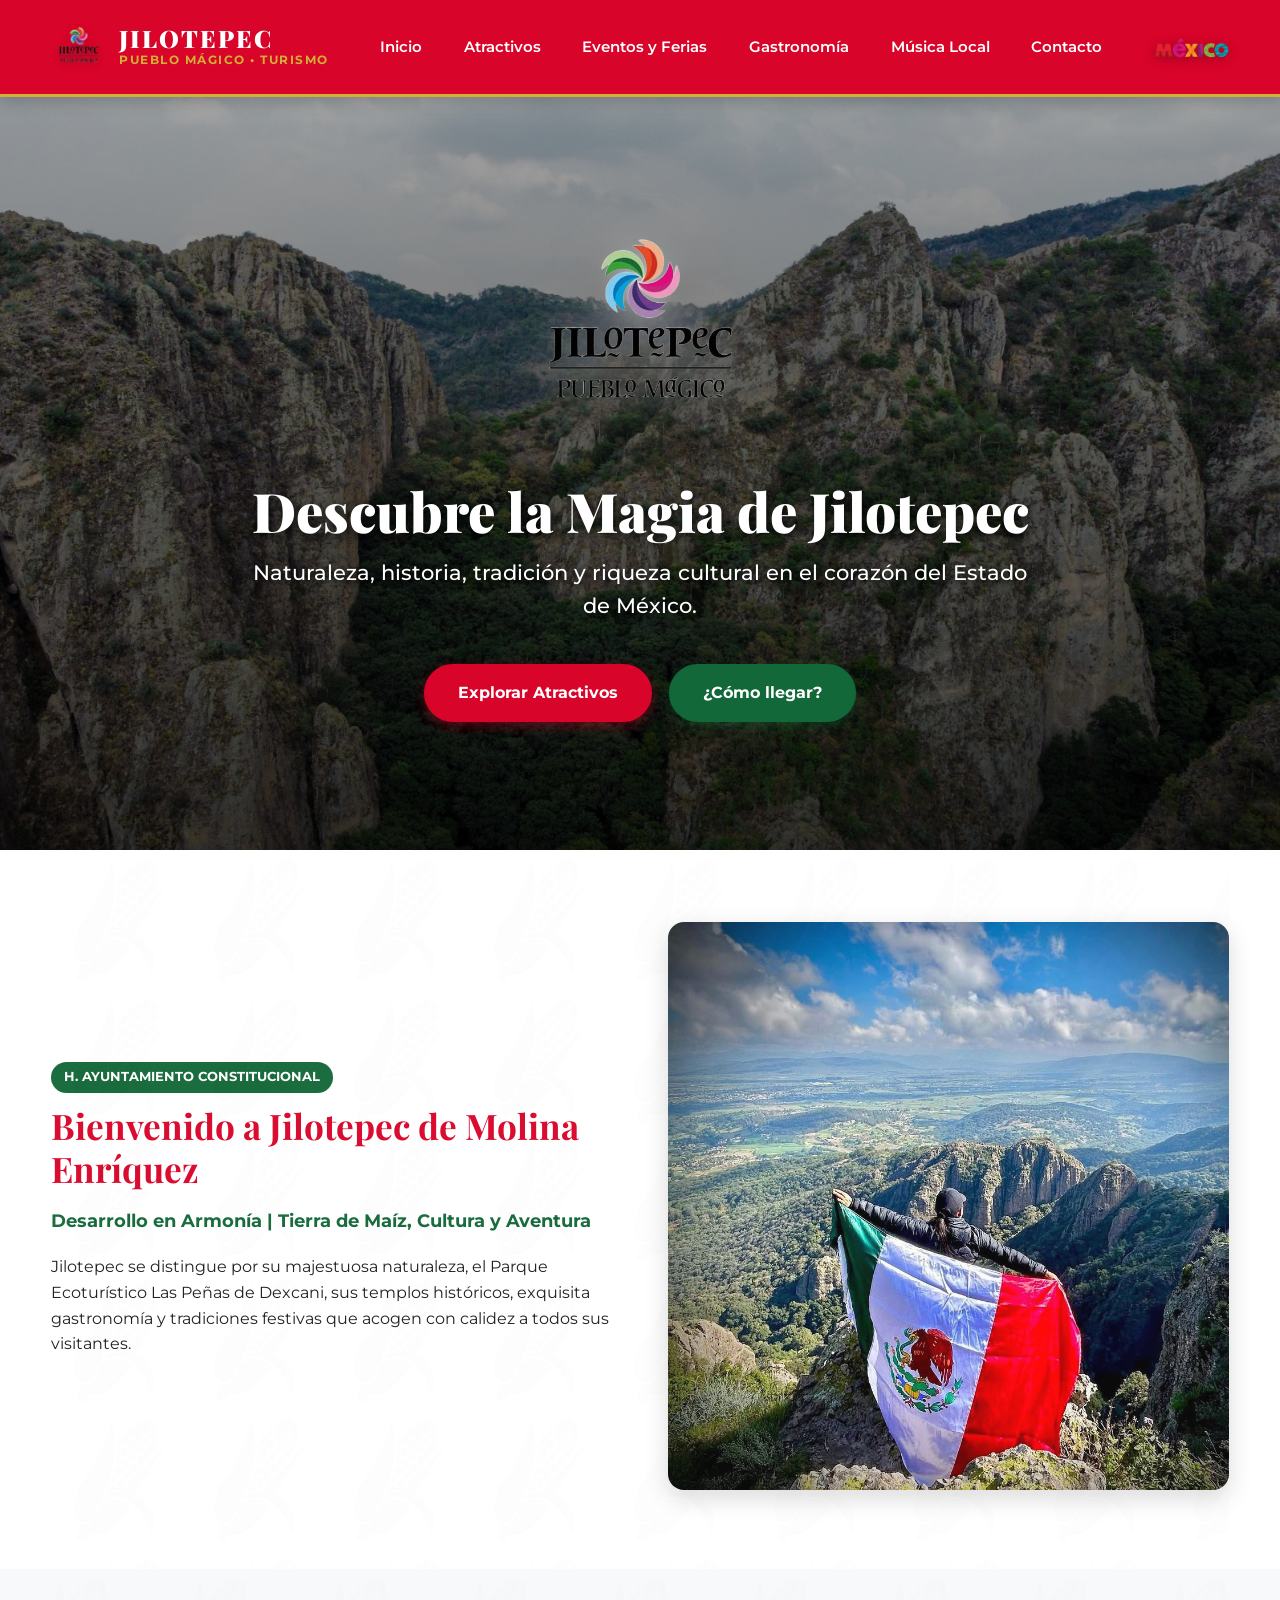
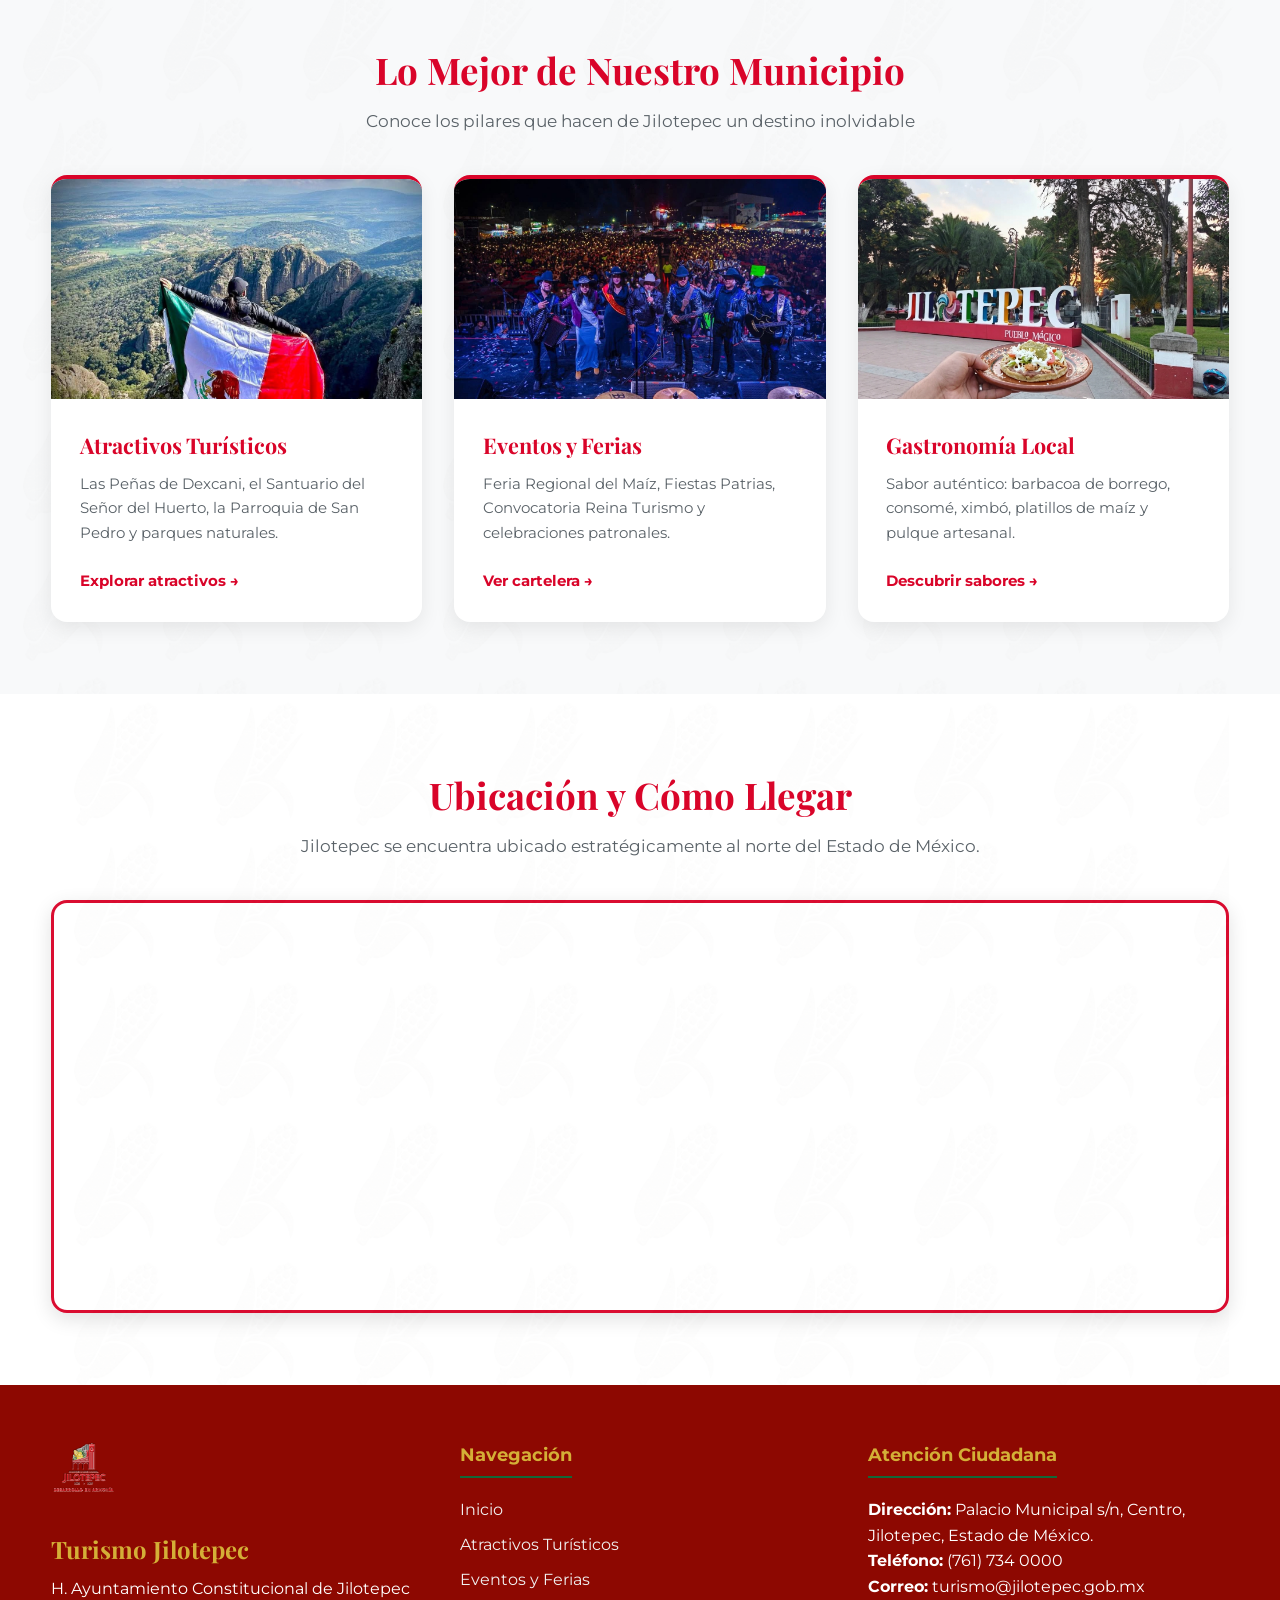
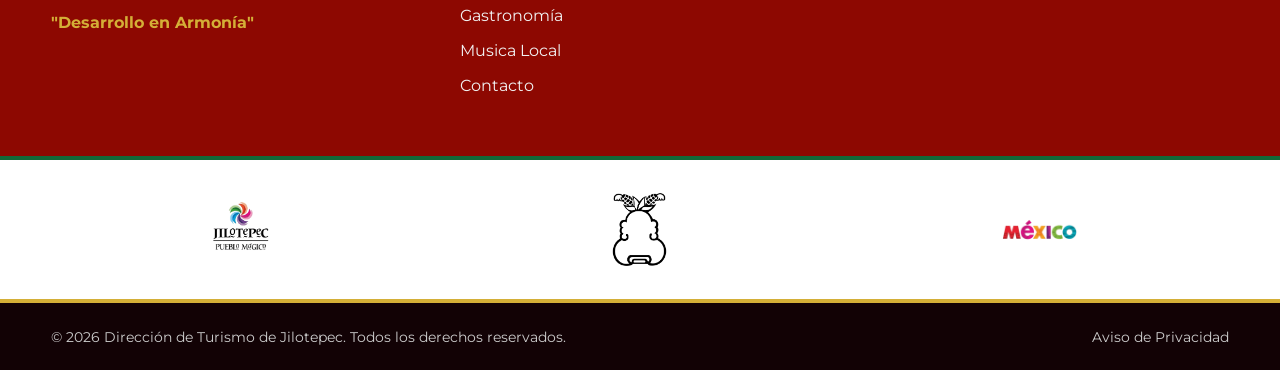
<file: index.html>
<!DOCTYPE html>
<html lang="es">
<head>
  <meta charset="UTF-8">
  <meta name="viewport" content="width=device-width, initial-scale=1.0">
  <link rel="icon" type="image/png" href="img/logo-pueblo-magico.png">
  <title>Turismo Jilotepec | Pueblo Mágico</title>

  <link rel="stylesheet" href="estilos.css?v=3">

  <link rel="preconnect" href="https://fonts.googleapis.com">
  <link rel="preconnect" href="https://fonts.gstatic.com" crossorigin>
  <link href="https://fonts.googleapis.com/css2?family=Montserrat:wght@400;600;700;800&family=Playfair+Display:wght@700;900&display=swap" rel="stylesheet">
</head>
<body>

  <header class="header">
    <div class="container header-container">
      <div class="brand-box">
        <img src="img/logo-pueblo-magico.png" alt="Jilotepec Pueblo Mágico" class="header-logo">
        <div class="brand-text">
          <span class="brand-title">JILOTEPEC</span>
          <span class="brand-sub">PUEBLO MÁGICO • TURISMO</span>
        </div>
      </div>

      <nav class="nav-menu">
        <a href="index.html" class="nav-link">Inicio</a>
        <a href="atractivos.html" class="nav-link">Atractivos</a>
        <a href="eventos.html" class="nav-link">Eventos y Ferias</a>
        <a href="gastronomia.html" class="nav-link">Gastronomía</a>
        <a href="musica.html" class="nav-link">Música Local</a>
        <a href="contacto.html" class="nav-link">Contacto</a>
      </nav>

      <div class="header-turismo-logos">
        <img src="img/logo-mexico.png" alt="Visita México" class="header-logo-mexico">
      </div>
    </div>
  </header>

  <section class="hero">
    <div class="hero-overlay"></div>
    <div class="hero-content container">
      <div class="hero-badge">
        <img src="img/logo-pueblo-magico.png" alt="Jilotepec Pueblo Mágico" class="hero-pm-logo">
      </div>

      <h1>Descubre la Magia de Jilotepec</h1>
      <p>Naturaleza, historia, tradición y riqueza cultural en el corazón del Estado de México.</p>
      
      <div class="hero-buttons">
        <a href="atractivos.html" class="btn btn-primary">Explorar Atractivos</a>
        <a href="#mapa" class="btn btn-secondary">¿Cómo llegar?</a>
      </div>
    </div>
  </section>

  <section class="seccion container">
    <div class="bienvenida-grid">
      <div class="bienvenida-texto">
        <span class="badge-tag">H. Ayuntamiento Constitucional</span>
        <h2>Bienvenido a Jilotepec de Molina Enríquez</h2>
        <p class="destacado">Desarrollo en Armonía | Tierra de Maíz, Cultura y Aventura</p>
        <p>Jilotepec se distingue por su majestuosa naturaleza, el Parque Ecoturístico Las Peñas de Dexcani, sus templos históricos, exquisita gastronomía y tradiciones festivas que acogen con calidez a todos sus visitantes.</p>
      </div>
      <div class="bienvenida-imagen">
        <img src="img/Las_peñas_de_Jilotepec,_Forever_Mexico!.jpg" alt="Vista Panorámica Jilotepec">
      </div>
    </div>
  </section>

  <section class="seccion bg-gris">
    <div class="container">
      <h2 class="titulo-seccion">Lo Mejor de Nuestro Municipio</h2>
      <p class="subtitulo-seccion">Conoce los pilares que hacen de Jilotepec un destino inolvidable</p>
      
      <div class="cards-grid">
        <article class="card">
          <img src="img/Las_peñas_de_Jilotepec,_Forever_Mexico!.jpg" alt="Atractivos Turísticos">
          <div class="card-body">
            <h3>Atractivos Turísticos</h3>
            <p>Las Peñas de Dexcani, el Santuario del Señor del Huerto, la Parroquia de San Pedro y parques naturales.</p>
            <a href="atractivos.html" class="card-link">Explorar atractivos &rarr;</a>
          </div>
        </article>

        <article class="card">
          <img src="img/597060663_1313341990593897_3416485337179769456_n.jpg" alt="Eventos y Ferias">
          <div class="card-body">
            <h3>Eventos y Ferias</h3>
            <p>Feria Regional del Maíz, Fiestas Patrias, Convocatoria Reina Turismo y celebraciones patronales.</p>
            <a href="eventos.html" class="card-link">Ver cartelera &rarr;</a>
          </div>
        </article>

        <article class="card">
          <img src="img/images (1).jpg" alt="Gastronomía Local">
          <div class="card-body">
            <h3>Gastronomía Local</h3>
            <p>Sabor auténtico: barbacoa de borrego, consomé, ximbó, platillos de maíz y pulque artesanal.</p>
            <a href="gastronomia.html" class="card-link">Descubrir sabores &rarr;</a>
          </div>
        </article>
      </div>
    </div>
  </section>

  <section id="mapa" class="seccion container">
    <h2 class="titulo-seccion">Ubicación y Cómo Llegar</h2>
    <p class="subtitulo-seccion">Jilotepec se encuentra ubicado estratégicamente al norte del Estado de México.</p>
    <div class="mapa-wrapper">
      <iframe 
        src="https://www.google.com/maps/embed?pb=!1m18!1m12!1m3!1d30009.601550275815!2d-99.54924744216792!3d19.9538356391458!2m3!1f0!2f0!3f0!3m2!1i1024!2i768!4f13.1!3m3!1m2!1s0x85d233e721d7b325%3A0xa1936c2e3dd7db8!2sJilotepec%20de%20Molina%20Enr%C3%ADquez%2C%20M%C3%A9x.!5e0!3m2!1ses-419!2smx!4v1700000000000!5m2!1ses-419!2smx" 
        width="100%" 
        height="400" 
        style="border:0;" 
        allowfullscreen="" 
        loading="lazy">
      </iframe>
    </div>
  </section>

  <footer class="footer">
    <div class="container footer-grid">
      <div class="footer-col">
        <img src="img/logo-gobierno.jpg" alt="Gobierno Jilotepec" class="footer-logo">
        <h3>Turismo Jilotepec</h3>
        <p>H. Ayuntamiento Constitucional de Jilotepec</p>
        <p class="slogan-footer">"Desarrollo en Armonía"</p>
      </div>

      <div class="footer-col">
        <h4>Navegación</h4>
        <ul>
          <li><a href="index.html">Inicio</a></li>
          <li><a href="atractivos.html">Atractivos Turísticos</a></li>
          <li><a href="eventos.html">Eventos y Ferias</a></li>
          <li><a href="gastronomia.html">Gastronomía</a></li>
          <li><a href="musica.html">Musica Local</a></li>
          <li><a href="contacto.html">Contacto</a></li>
        </ul>
      </div>

      <div class="footer-col">
        <h4>Atención Ciudadana</h4>
        <p><strong>Dirección:</strong> Palacio Municipal s/n, Centro, Jilotepec, Estado de México.</p>
        <p><strong>Teléfono:</strong> (761) 734 0000</p>
        <p><strong>Correo:</strong> turismo@jilotepec.gob.mx</p>
      </div>
    </div>

    <div class="footer-brand-banner">
      <div class="container footer-brand-flex">
        <img src="img/logo-pueblo-magico.png" alt="Pueblo Mágico" class="banner-logo">
        <img src="img/logo-municipio.png" alt="Municipio" class="banner-logo">
        <img src="img/logo-mexico.png" alt="Visita México" class="banner-logo">
      </div>
    </div>

    <div class="footer-bottom">
      <div class="container footer-bottom-flex">
        <p>&copy; 2026 Dirección de Turismo de Jilotepec. Todos los derechos reservados.</p>
        <div class="footer-legal">
          <a href="#">Aviso de Privacidad</a>
        </div>
      </div>
    </div>
  </footer>

  <script>
    let ultimoScroll = 0;
    const header = document.querySelector('.header');

    window.addEventListener('scroll', () => {
      const scrollActual = window.pageYOffset || document.documentElement.scrollTop;

      if (scrollActual > ultimoScroll && scrollActual > 100) {
        header.classList.add('header-oculto');
      } else {
        header.classList.remove('header-oculto');
      }
      ultimoScroll = scrollActual <= 0 ? 0 : scrollActual;
    });
  </script>

</body>
</html>
</file>
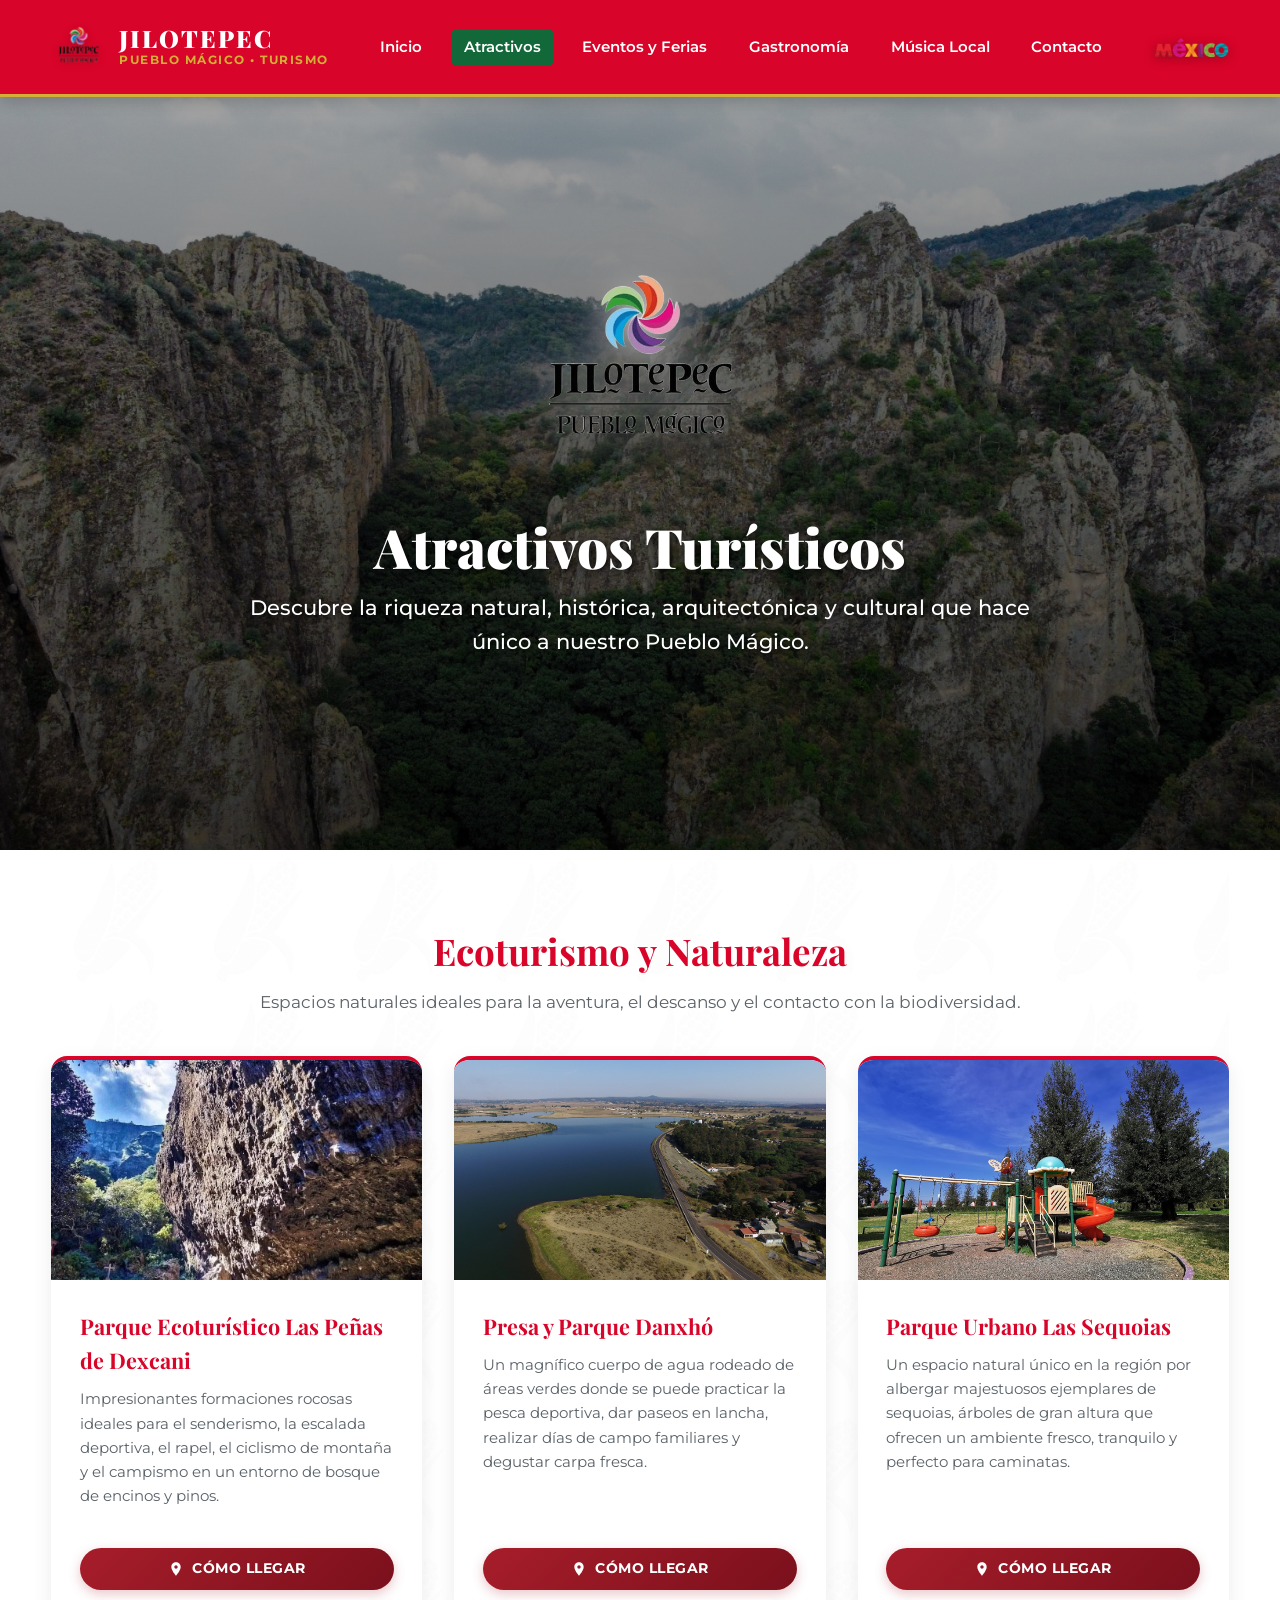
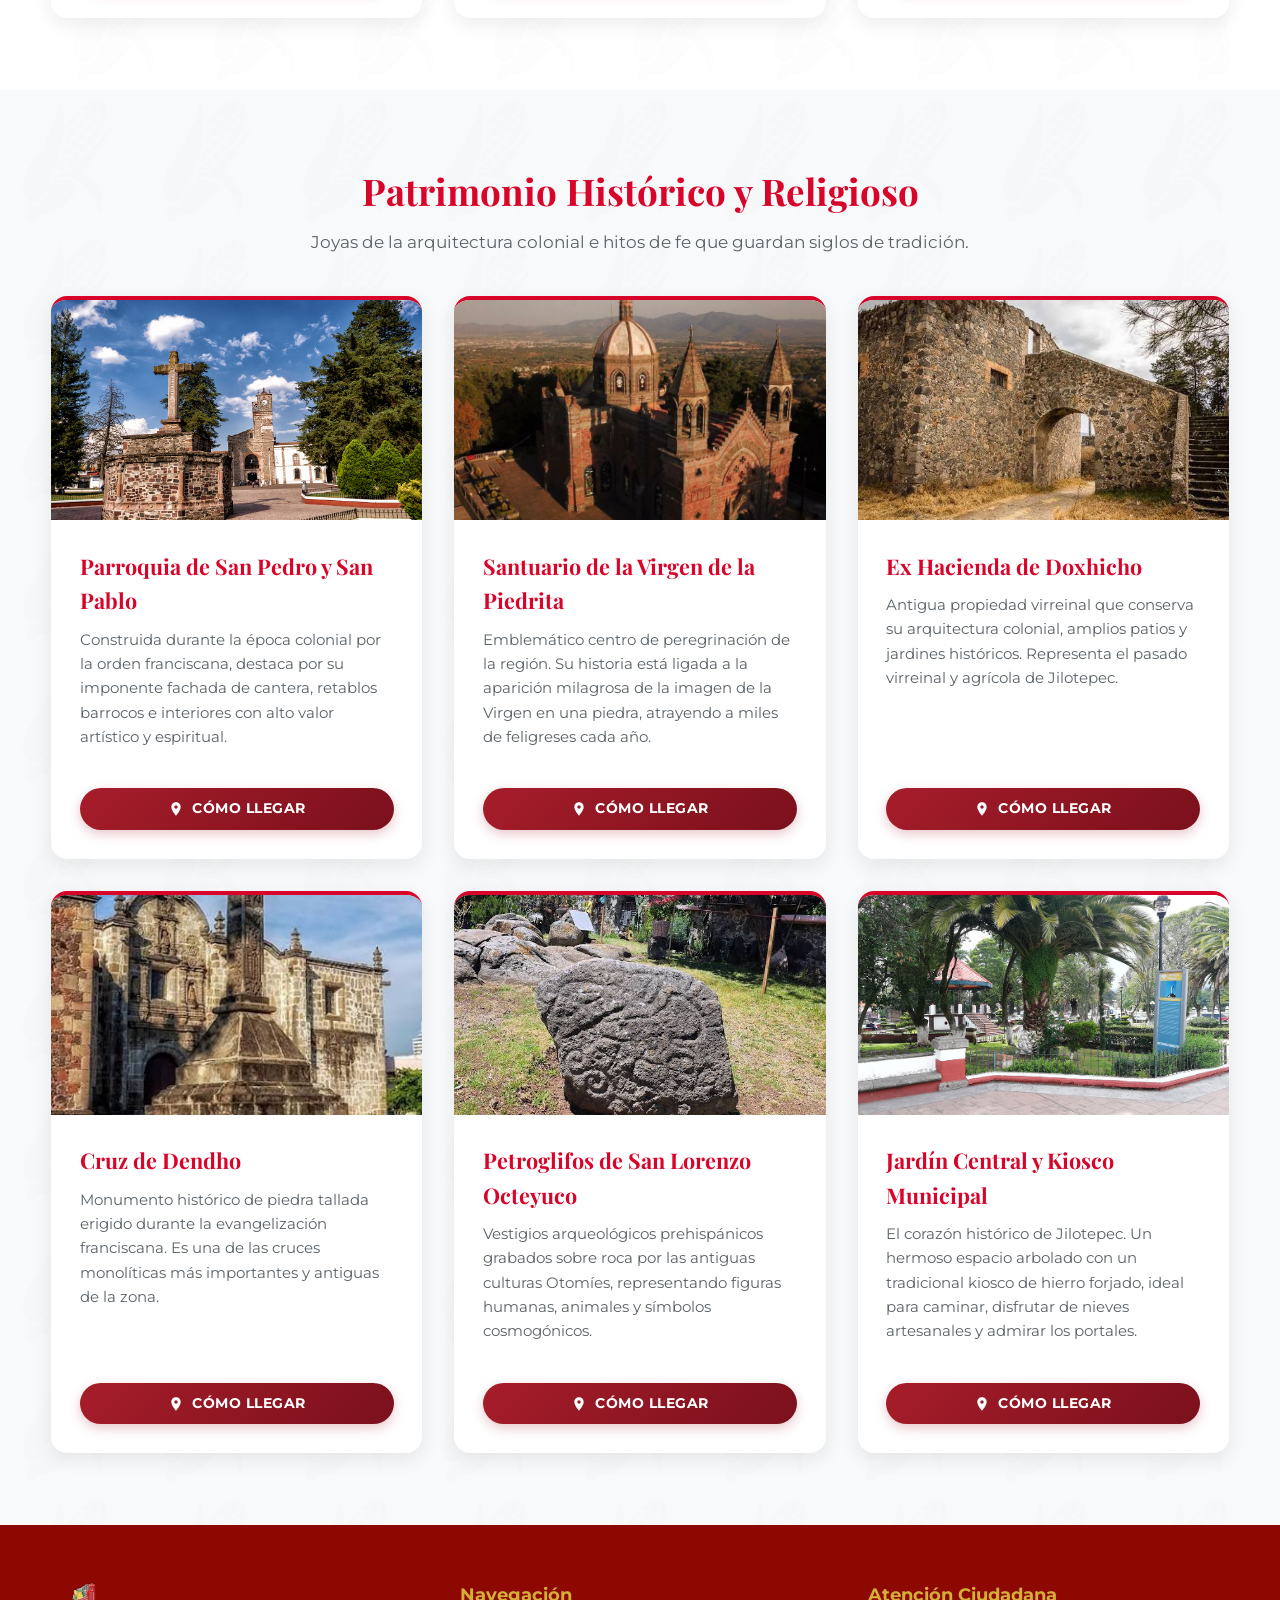
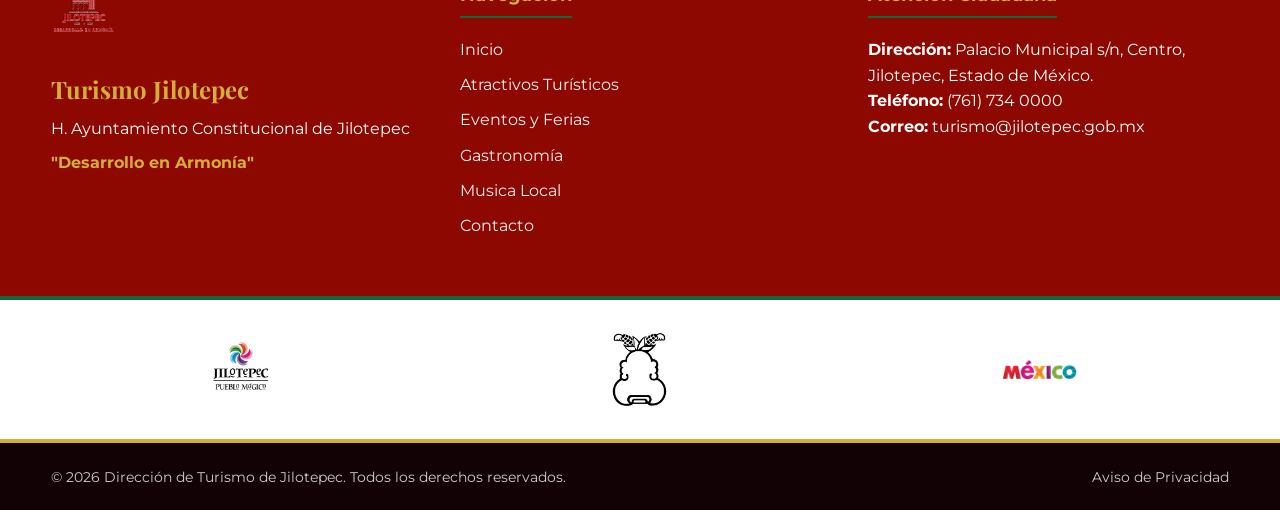
<file: atractivos.html>
<!DOCTYPE html>
<html lang="es">
<head>
  <meta charset="UTF-8">
  <meta name="viewport" content="width=device-width, initial-scale=1.0">
  <title>Atractivos Turísticos | Turismo Jilotepec</title>
  <link rel="icon" type="image/png" href="img/logo-pueblo-magico.png">
  <link rel="stylesheet" href="estilos.css?v=3">
  <link rel="preconnect" href="https://fonts.googleapis.com">
  <link rel="preconnect" href="https://fonts.gstatic.com" crossorigin>
  <link href="https://fonts.googleapis.com/css2?family=Montserrat:wght@400;600;700;800&family=Playfair+Display:wght@700;900&display=swap" rel="stylesheet">
  <style>
    .btn-maps {
      display: inline-flex;
      align-items: center;
      justify-content: center;
      gap: 8px;
      margin-top: 15px;
      padding: 10px 20px;
      background: linear-gradient(135deg, #a71d2a 0%, #7a101c 100%);
      color: #ffffff !important;
      font-family: 'Montserrat', sans-serif;
      font-size: 0.85rem;
      font-weight: 700;
      text-transform: uppercase;
      letter-spacing: 0.5px;
      border-radius: 50px;
      text-decoration: none;
      box-shadow: 0 4px 12px rgba(167, 29, 42, 0.25);
      transition: all 0.3s ease;
      width: 100%;
      text-align: center;
      box-sizing: border-box;
    }

    .btn-maps:hover {
      background: linear-gradient(135deg, #c82333 0%, #8b1220 100%);
      transform: translateY(-2px);
      box-shadow: 0 6px 16px rgba(167, 29, 42, 0.38);
      color: #ffffff !important;
    }

    .btn-maps svg {
      width: 16px;
      height: 16px;
      fill: currentColor;
    }
  </style>
</head>
<body>

  <header class="header">
    <div class="container header-container">
      <div class="brand-box">
        <img src="img/logo-pueblo-magico.png" alt="Jilotepec Pueblo Mágico" class="header-logo">
        <div class="brand-text">
          <span class="brand-title">JILOTEPEC</span>
          <span class="brand-sub">PUEBLO MÁGICO • TURISMO</span>
        </div>
      </div>

      <nav class="nav-menu">
        <a href="index.html" class="nav-link">Inicio</a>
        <a href="atractivos.html" class="nav-link active">Atractivos</a>
        <a href="eventos.html" class="nav-link">Eventos y Ferias</a>
        <a href="gastronomia.html" class="nav-link">Gastronomía</a>
        <a href="musica.html" class="nav-link">Música Local</a>
        <a href="contacto.html" class="nav-link">Contacto</a>
      </nav>

      <div class="header-turismo-logos">
        <img src="img/logo-mexico.png" alt="Visita México" class="header-logo-mexico">
      </div>
    </div>
  </header>

  <section class="hero">
    <div class="hero-overlay"></div>
    <div class="hero-content container">
      <div class="hero-badge">
        <img src="img/logo-pueblo-magico.png" alt="Jilotepec Pueblo Mágico" class="hero-pm-logo">
      </div>
      <h1>Atractivos Turísticos</h1>
      <p>Descubre la riqueza natural, histórica, arquitectónica y cultural que hace único a nuestro Pueblo Mágico.</p>
    </div>
  </section>

  <section class="seccion container">
    <h2 class="titulo-seccion">Ecoturismo y Naturaleza</h2>
    <p class="subtitulo-seccion">Espacios naturales ideales para la aventura, el descanso y el contacto con la biodiversidad.</p>

    <div class="cards-grid">
      <article class="card">
        <img src="img/penas-dexcani.jpg" alt="Parque Ecoturístico Las Peñas de Dexcani">
        <div class="card-body">
          <h3>Parque Ecoturístico Las Peñas de Dexcani</h3>
          <p>Impresionantes formaciones rocosas ideales para el senderismo, la escalada deportiva, el rapel, el ciclismo de montaña y el campismo en un entorno de bosque de encinos y pinos.</p>
          <a href="https://www.google.com/maps/search/?api=1&query=Parque+Ecoturistico+Las+Penas+de+Dexcani+Jilotepec" target="_blank" rel="noopener noreferrer" class="btn-maps">
            <svg viewBox="0 0 24 24"><path d="M12 2C8.13 2 5 5.13 5 9c0 5.25 7 13 7 13s7-7.75 7-13c0-3.87-3.13-7-7-7zm0 9.5c-1.38 0-2.5-1.12-2.5-2.5s1.12-2.5 2.5-2.5 2.5 1.12 2.5 2.5-1.12 2.5-2.5 2.5z"/></svg>
            Cómo llegar
          </a>
        </div>
      </article>

      <article class="card">
        <img src="img/presa-danxho.jpg" alt="Presa y Parque Danxhó">
        <div class="card-body">
          <h3>Presa y Parque Danxhó</h3>
          <p>Un magnífico cuerpo de agua rodeado de áreas verdes donde se puede practicar la pesca deportiva, dar paseos en lancha, realizar días de campo familiares y degustar carpa fresca.</p>
          <a href="https://www.google.com/maps/search/?api=1&query=Presa+Danxho+Jilotepec" target="_blank" rel="noopener noreferrer" class="btn-maps">
            <svg viewBox="0 0 24 24"><path d="M12 2C8.13 2 5 5.13 5 9c0 5.25 7 13 7 13s7-7.75 7-13c0-3.87-3.13-7-7-7zm0 9.5c-1.38 0-2.5-1.12-2.5-2.5s1.12-2.5 2.5-2.5 2.5 1.12 2.5 2.5-1.12 2.5-2.5 2.5z"/></svg>
            Cómo llegar
          </a>
        </div>
      </article>

      <article class="card">
        <img src="img/parque-sequoias.jpg" alt="Parque Urbano Las Sequoias">
        <div class="card-body">
          <h3>Parque Urbano Las Sequoias</h3>
          <p>Un espacio natural único en la región por albergar majestuosos ejemplares de sequoias, árboles de gran altura que ofrecen un ambiente fresco, tranquilo y perfecto para caminatas.</p>
          <a href="https://www.google.com/maps/search/?api=1&query=Parque+Urbano+Las+Sequoias+Jilotepec" target="_blank" rel="noopener noreferrer" class="btn-maps">
            <svg viewBox="0 0 24 24"><path d="M12 2C8.13 2 5 5.13 5 9c0 5.25 7 13 7 13s7-7.75 7-13c0-3.87-3.13-7-7-7zm0 9.5c-1.38 0-2.5-1.12-2.5-2.5s1.12-2.5 2.5-2.5 2.5 1.12 2.5 2.5-1.12 2.5-2.5 2.5z"/></svg>
            Cómo llegar
          </a>
        </div>
      </article>
    </div>
  </section>

  <section class="seccion bg-gris">
    <div class="container">
      <h2 class="titulo-seccion">Patrimonio Histórico y Religioso</h2>
      <p class="subtitulo-seccion">Joyas de la arquitectura colonial e hitos de fe que guardan siglos de tradición.</p>

      <div class="cards-grid">
        <article class="card">
          <img src="img/parroquia-san-pedro.jpg" alt="Parroquia de San Pedro y San Pablo">
          <div class="card-body">
            <h3>Parroquia de San Pedro y San Pablo</h3>
            <p>Construida durante la época colonial por la orden franciscana, destaca por su imponente fachada de cantera, retablos barrocos e interiores con alto valor artístico y espiritual.</p>
            <a href="https://www.google.com/maps/search/?api=1&query=Parroquia+de+San+Pedro+y+San+Pablo+Jilotepec" target="_blank" rel="noopener noreferrer" class="btn-maps">
              <svg viewBox="0 0 24 24"><path d="M12 2C8.13 2 5 5.13 5 9c0 5.25 7 13 7 13s7-7.75 7-13c0-3.87-3.13-7-7-7zm0 9.5c-1.38 0-2.5-1.12-2.5-2.5s1.12-2.5 2.5-2.5 2.5 1.12 2.5 2.5-1.12 2.5-2.5 2.5z"/></svg>
              Cómo llegar
            </a>
          </div>
        </article>

        <article class="card">
          <img src="img/santuario-piedrita.jpg" alt="Santuario Diocesano de la Virgen de la Piedrita">
          <div class="card-body">
            <h3>Santuario de la Virgen de la Piedrita</h3>
            <p>Emblemático centro de peregrinación de la región. Su historia está ligada a la aparición milagrosa de la imagen de la Virgen en una piedra, atrayendo a miles de feligreses cada año.</p>
            <a href="https://www.google.com/maps/search/?api=1&query=Santuario+de+la+Virgen+de+la+Piedrita+Jilotepec" target="_blank" rel="noopener noreferrer" class="btn-maps">
              <svg viewBox="0 0 24 24"><path d="M12 2C8.13 2 5 5.13 5 9c0 5.25 7 13 7 13s7-7.75 7-13c0-3.87-3.13-7-7-7zm0 9.5c-1.38 0-2.5-1.12-2.5-2.5s1.12-2.5 2.5-2.5 2.5 1.12 2.5 2.5-1.12 2.5-2.5 2.5z"/></svg>
              Cómo llegar
            </a>
          </div>
        </article>

        <article class="card">
          <img src="img/ex-hacienda-doxhicho.jpg" alt="Ex Hacienda de Doxhicho">
          <div class="card-body">
            <h3>Ex Hacienda de Doxhicho</h3>
            <p>Antigua propiedad virreinal que conserva su arquitectura colonial, amplios patios y jardines históricos. Representa el pasado virreinal y agrícola de Jilotepec.</p>
            <a href="https://www.google.com/maps/search/?api=1&query=Ex+Hacienda+de+Doxhicho+Jilotepec" target="_blank" rel="noopener noreferrer" class="btn-maps">
              <svg viewBox="0 0 24 24"><path d="M12 2C8.13 2 5 5.13 5 9c0 5.25 7 13 7 13s7-7.75 7-13c0-3.87-3.13-7-7-7zm0 9.5c-1.38 0-2.5-1.12-2.5-2.5s1.12-2.5 2.5-2.5 2.5 1.12 2.5 2.5-1.12 2.5-2.5 2.5z"/></svg>
              Cómo llegar
            </a>
          </div>
        </article>

        <article class="card">
          <img src="img/cruz-dendho.jpg" alt="Cruz de Dendho">
          <div class="card-body">
            <h3>Cruz de Dendho</h3>
            <p>Monumento histórico de piedra tallada erigido durante la evangelización franciscana. Es una de las cruces monolíticas más importantes y antiguas de la zona.</p>
            <a href="https://www.google.com/maps/search/?api=1&query=Cruz+de+Dendho+Jilotepec" target="_blank" rel="noopener noreferrer" class="btn-maps">
              <svg viewBox="0 0 24 24"><path d="M12 2C8.13 2 5 5.13 5 9c0 5.25 7 13 7 13s7-7.75 7-13c0-3.87-3.13-7-7-7zm0 9.5c-1.38 0-2.5-1.12-2.5-2.5s1.12-2.5 2.5-2.5 2.5 1.12 2.5 2.5-1.12 2.5-2.5 2.5z"/></svg>
              Cómo llegar
            </a>
          </div>
        </article>

        <article class="card">
          <img src="img/petroglifos-octeyuco.jpg" alt="Petroglifos de San Lorenzo Octeyuco">
          <div class="card-body">
            <h3>Petroglifos de San Lorenzo Octeyuco</h3>
            <p>Vestigios arqueológicos prehispánicos grabados sobre roca por las antiguas culturas Otomíes, representando figuras humanas, animales y símbolos cosmogónicos.</p>
            <a href="https://www.google.com/maps/search/?api=1&query=Petroglifos+San+Lorenzo+Octeyuco+Jilotepec" target="_blank" rel="noopener noreferrer" class="btn-maps">
              <svg viewBox="0 0 24 24"><path d="M12 2C8.13 2 5 5.13 5 9c0 5.25 7 13 7 13s7-7.75 7-13c0-3.87-3.13-7-7-7zm0 9.5c-1.38 0-2.5-1.12-2.5-2.5s1.12-2.5 2.5-2.5 2.5 1.12 2.5 2.5-1.12 2.5-2.5 2.5z"/></svg>
              Cómo llegar
            </a>
          </div>
        </article>

        <article class="card">
          <img src="img/jardin-central.jpg" alt="Jardín Central y Kiosco Municipal">
          <div class="card-body">
            <h3>Jardín Central y Kiosco Municipal</h3>
            <p>El corazón histórico de Jilotepec. Un hermoso espacio arbolado con un tradicional kiosco de hierro forjado, ideal para caminar, disfrutar de nieves artesanales y admirar los portales.</p>
            <a href="https://maps.app.goo.gl/fEbsRnCWJAFAAqz78" target="_blank" rel="noopener noreferrer" class="btn-maps">
              <svg viewBox="0 0 24 24"><path d="M12 2C8.13 2 5 5.13 5 9c0 5.25 7 13 7 13s7-7.75 7-13c0-3.87-3.13-7-7-7zm0 9.5c-1.38 0-2.5-1.12-2.5-2.5s1.12-2.5 2.5-2.5 2.5 1.12 2.5 2.5-1.12 2.5-2.5 2.5z"/></svg>
              Cómo llegar
            </a>
          </div>
        </article>
      </div>
    </div>
  </section>

  <footer class="footer">
    <div class="container footer-grid">
      <div class="footer-col">
        <img src="img/logo-gobierno.jpg" alt="Gobierno Jilotepec" class="footer-logo">
        <h3>Turismo Jilotepec</h3>
        <p>H. Ayuntamiento Constitucional de Jilotepec</p>
        <p class="slogan-footer">"Desarrollo en Armonía"</p>
      </div>

      <div class="footer-col">
        <h4>Navegación</h4>
        <ul>
          <li><a href="index.html">Inicio</a></li>
          <li><a href="atractivos.html">Atractivos Turísticos</a></li>
          <li><a href="eventos.html">Eventos y Ferias</a></li>
          <li><a href="gastronomia.html">Gastronomía</a></li>
          <li><a href="musica.html">Musica Local</a></li>
          <li><a href="contacto.html">Contacto</a></li>
        </ul>
      </div>

      <div class="footer-col">
        <h4>Atención Ciudadana</h4>
        <p><strong>Dirección:</strong> Palacio Municipal s/n, Centro, Jilotepec, Estado de México.</p>
        <p><strong>Teléfono:</strong> (761) 734 0000</p>
        <p><strong>Correo:</strong> turismo@jilotepec.gob.mx</p>
      </div>
    </div>

    <div class="footer-brand-banner">
      <div class="container footer-brand-flex">
        <img src="img/logo-pueblo-magico.png" alt="Pueblo Mágico" class="banner-logo">
        <img src="img/logo-municipio.png" alt="Municipio" class="banner-logo">
        <img src="img/logo-mexico.png" alt="Visita México" class="banner-logo">
      </div>
    </div>

    <div class="footer-bottom">
      <div class="container footer-bottom-flex">
        <p>&copy; 2026 Dirección de Turismo de Jilotepec. Todos los derechos reservados.</p>
        <div class="footer-legal">
          <a href="#">Aviso de Privacidad</a>
        </div>
      </div>
    </div>
  </footer>

  <script>
    let ultimoScroll = 0;
    const header = document.querySelector('.header');

    window.addEventListener('scroll', () => {
      const scrollActual = window.pageYOffset || document.documentElement.scrollTop;

      if (scrollActual > ultimoScroll && scrollActual > 100) {
        header.classList.add('header-oculto');
      } else {
        header.classList.remove('header-oculto');
      }

      ultimoScroll = scrollActual <= 0 ? 0 : scrollActual;
    });
  </script>

</body>
</html>
</file>
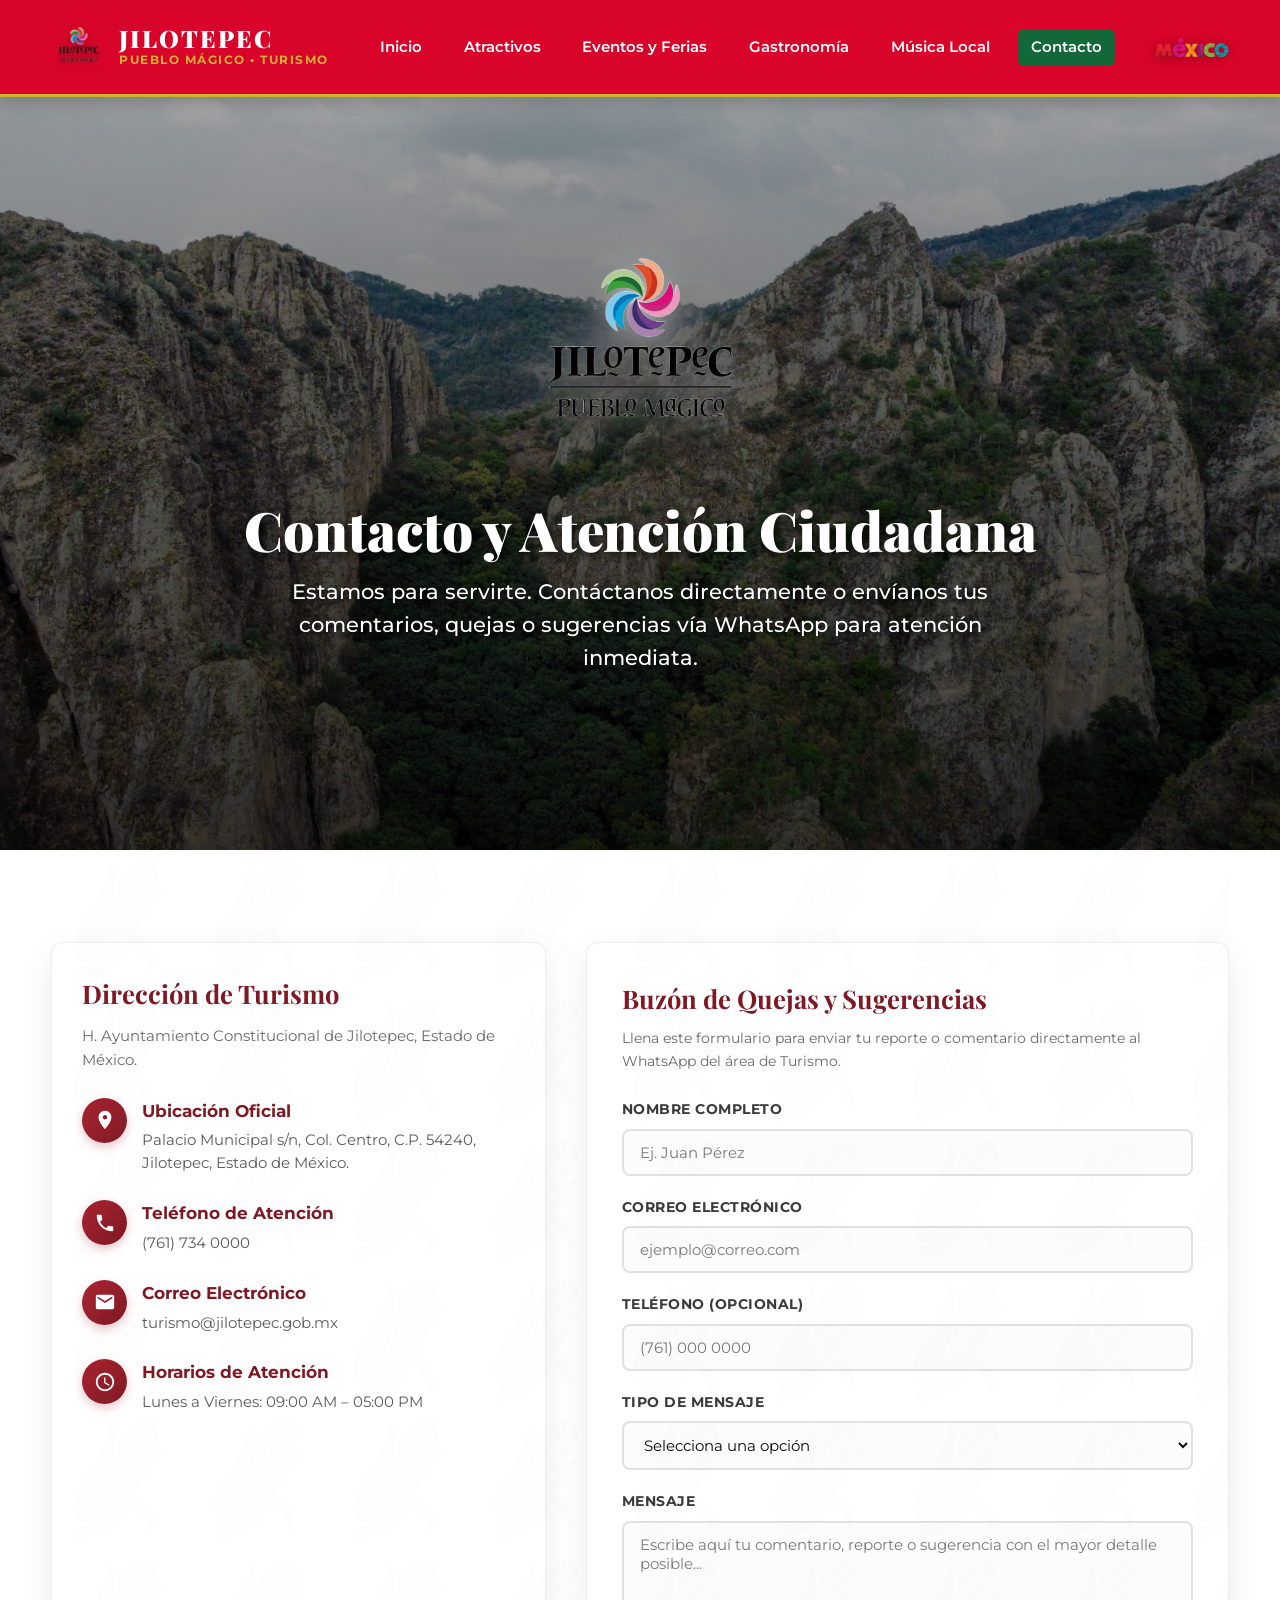
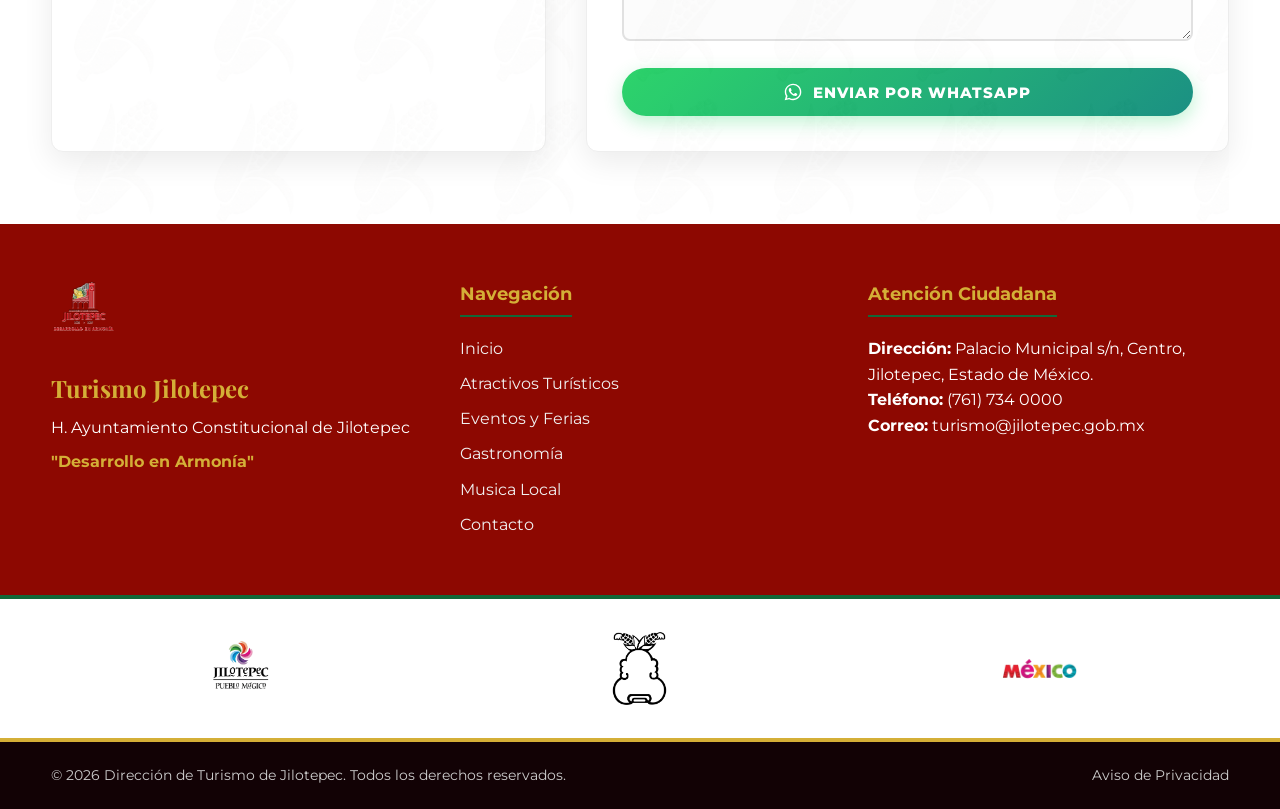
<file: contacto.html>
<!DOCTYPE html>
<html lang="es">
<head>
  <meta charset="UTF-8">
  <meta name="viewport" content="width=device-width, initial-scale=1.0">
  <title>Contacto y Atención Ciudadana | Turismo Jilotepec</title>
  <link rel="icon" type="image/png" href="img/logo-pueblo-magico.png">
  <link rel="stylesheet" href="estilos.css?v=3">
  <link rel="preconnect" href="https://fonts.googleapis.com">
  <link rel="preconnect" href="https://fonts.gstatic.com" crossorigin>
  <link href="https://fonts.googleapis.com/css2?family=Montserrat:wght@400;600;700;800&family=Playfair+Display:wght@700;900&display=swap" rel="stylesheet">
  <style>
    .contacto-grid {
      display: grid;
      grid-template-columns: 1fr 1.3fr;
      gap: 40px;
      margin-top: 20px;
    }

    @media (max-width: 900px) {
      .contacto-grid {
        grid-template-columns: 1fr;
      }
    }

    .info-box-card {
      background: #ffffff;
      border-radius: 12px;
      padding: 30px;
      box-shadow: 0 10px 30px rgba(0, 0, 0, 0.08);
      border: 1px solid #eee;
      display: flex;
      flex-direction: column;
      gap: 25px;
    }

    .info-item {
      display: flex;
      align-items: flex-start;
      gap: 15px;
    }

    .info-icon {
      width: 45px;
      height: 45px;
      background: linear-gradient(135deg, #a71d2a 0%, #7a101c 100%);
      color: #ffffff;
      border-radius: 50%;
      display: flex;
      align-items: center;
      justify-content: center;
      flex-shrink: 0;
      box-shadow: 0 4px 10px rgba(167, 29, 42, 0.25);
    }

    .info-icon svg {
      width: 22px;
      height: 22px;
      fill: currentColor;
    }

    .info-text h4 {
      font-family: 'Montserrat', sans-serif;
      color: #7a101c;
      font-size: 1.05rem;
      font-weight: 700;
      margin-bottom: 5px;
    }

    .info-text p, .info-text a {
      color: #555;
      font-size: 0.95rem;
      line-height: 1.5;
      text-decoration: none;
    }

    .info-text a:hover {
      color: #a71d2a;
      text-decoration: underline;
    }

    .form-card {
      background: #ffffff;
      border-radius: 12px;
      padding: 35px;
      box-shadow: 0 10px 30px rgba(0, 0, 0, 0.08);
      border: 1px solid #eee;
    }

    .form-group {
      margin-bottom: 20px;
    }

    .form-group label {
      display: block;
      font-family: 'Montserrat', sans-serif;
      font-weight: 700;
      font-size: 0.88rem;
      color: #333;
      margin-bottom: 8px;
      text-transform: uppercase;
      letter-spacing: 0.5px;
    }

    .form-control {
      width: 100%;
      padding: 12px 16px;
      font-family: 'Montserrat', sans-serif;
      font-size: 0.95rem;
      border: 2px solid #e0e0e0;
      border-radius: 8px;
      box-sizing: border-box;
      transition: border-color 0.3s ease, box-shadow 0.3s ease;
      background-color: #fcfcfc;
    }

    .form-control:focus {
      outline: none;
      border-color: #a71d2a;
      box-shadow: 0 0 0 4px rgba(167, 29, 42, 0.12);
      background-color: #ffffff;
    }

    textarea.form-control {
      resize: vertical;
      min-height: 120px;
    }

    .btn-submit-ws {
      width: 100%;
      padding: 14px 28px;
      background: linear-gradient(135deg, #25D366 0%, #128C7E 100%);
      color: #ffffff;
      font-family: 'Montserrat', sans-serif;
      font-size: 0.95rem;
      font-weight: 800;
      text-transform: uppercase;
      letter-spacing: 1px;
      border: none;
      border-radius: 50px;
      cursor: pointer;
      box-shadow: 0 6px 18px rgba(37, 211, 102, 0.3);
      transition: all 0.3s ease;
      display: flex;
      align-items: center;
      justify-content: center;
      gap: 10px;
    }

    .btn-submit-ws:hover {
      background: linear-gradient(135deg, #20ba5a 0%, #0e7065 100%);
      transform: translateY(-2px);
      box-shadow: 0 8px 22px rgba(37, 211, 102, 0.42);
    }
  </style>
</head>
<body>

  <header class="header">
    <div class="container header-container">
      <div class="brand-box">
        <img src="img/logo-pueblo-magico.png" alt="Jilotepec Pueblo Mágico" class="header-logo">
        <div class="brand-text">
          <span class="brand-title">JILOTEPEC</span>
          <span class="brand-sub">PUEBLO MÁGICO • TURISMO</span>
        </div>
      </div>

      <nav class="nav-menu">
        <a href="index.html" class="nav-link">Inicio</a>
        <a href="atractivos.html" class="nav-link">Atractivos</a>
        <a href="eventos.html" class="nav-link">Eventos y Ferias</a>
        <a href="gastronomia.html" class="nav-link">Gastronomía</a>
        <a href="musica.html" class="nav-link">Música Local</a>
        <a href="contacto.html" class="nav-link active">Contacto</a>
      </nav>

      <div class="header-turismo-logos">
        <img src="img/logo-mexico.png" alt="Visita México" class="header-logo-mexico">
      </div>
    </div>
  </header>

  <section class="hero">
    <div class="hero-overlay"></div>
    <div class="hero-content container">
      <div class="hero-badge">
        <img src="img/logo-pueblo-magico.png" alt="Jilotepec Pueblo Mágico" class="hero-pm-logo">
      </div>
      <h1>Contacto y Atención Ciudadana</h1>
      <p>Estamos para servirte. Contáctanos directamente o envíanos tus comentarios, quejas o sugerencias vía WhatsApp para atención inmediata.</p>
    </div>
  </section>

  <section class="seccion container">
    <div class="contacto-grid">
      <div class="info-box-card">
        <div>
          <h3 style="font-family: 'Playfair Display', serif; color: #7a101c; font-size: 1.6rem; margin-bottom: 10px;">Dirección de Turismo</h3>
          <p style="color: #666; font-size: 0.95rem;">H. Ayuntamiento Constitucional de Jilotepec, Estado de México.</p>
        </div>

        <div class="info-item">
          <div class="info-icon">
            <svg viewBox="0 0 24 24"><path d="M12 2C8.13 2 5 5.13 5 9c0 5.25 7 13 7 13s7-7.75 7-13c0-3.87-3.13-7-7-7zm0 9.5c-1.38 0-2.5-1.12-2.5-2.5s1.12-2.5 2.5-2.5 2.5 1.12 2.5 2.5-1.12 2.5-2.5 2.5z"/></svg>
          </div>
          <div class="info-text">
            <h4>Ubicación Oficial</h4>
            <p>Palacio Municipal s/n, Col. Centro, C.P. 54240, Jilotepec, Estado de México.</p>
          </div>
        </div>

        <div class="info-item">
          <div class="info-icon">
            <svg viewBox="0 0 24 24"><path d="M6.62 10.79c1.44 2.83 3.76 5.14 6.59 6.59l2.2-2.2c.27-.27.67-.36 1.02-.24 1.12.37 2.33.57 3.57.57.55 0 1 .45 1 1V20c0 .55-.45 1-1 1-9.39 0-17-7.61-17-17 0-.55.45-1 1-1h3.5c.55 0 1 .45 1 1 0 1.25.2 2.45.57 3.57.11.35.03.74-.25 1.02l-2.2 2.2z"/></svg>
          </div>
          <div class="info-text">
            <h4>Teléfono de Atención</h4>
            <p><a href="tel:7617340000">(761) 734 0000</a></p>
          </div>
        </div>

        <div class="info-item">
          <div class="info-icon">
            <svg viewBox="0 0 24 24"><path d="M20 4H4c-1.1 0-1.99.9-1.99 2L2 18c0 1.1.9 2 2 2h16c1.1 0 2-.9 2-2V6c0-1.1-.9-2-2-2zm0 4l-8 5-8-5V6l8 5 8-5v2z"/></svg>
          </div>
          <div class="info-text">
            <h4>Correo Electrónico</h4>
            <p><a href="mailto:turismo@jilotepec.gob.mx">turismo@jilotepec.gob.mx</a></p>
          </div>
        </div>

        <div class="info-item">
          <div class="info-icon">
            <svg viewBox="0 0 24 24"><path d="M11.99 2C6.47 2 2 6.48 2 12s4.47 10 9.99 10C17.52 22 22 17.52 22 12S17.52 2 11.99 2zM12 20c-4.42 0-8-3.58-8-8s3.58-8 8-8 8 3.58 8 8-3.58 8-8 8zm.5-13H11v6l5.25 3.15.75-1.23-4.5-2.67z"/></svg>
          </div>
          <div class="info-text">
            <h4>Horarios de Atención</h4>
            <p>Lunes a Viernes: 09:00 AM – 05:00 PM</p>
          </div>
        </div>
      </div>

      <div class="form-card">
        <h3 style="font-family: 'Playfair Display', serif; color: #7a101c; font-size: 1.6rem; margin-bottom: 8px;">Buzón de Quejas y Sugerencias</h3>
        <p style="color: #666; font-size: 0.9rem; margin-bottom: 25px;">Llena este formulario para enviar tu reporte o comentario directamente al WhatsApp del área de Turismo.</p>

        <form id="formContacto">
          <div class="form-group">
            <label for="nombre">Nombre Completo</label>
            <input type="text" id="nombre" name="nombre" class="form-control" placeholder="Ej. Juan Pérez" required>
          </div>

          <div class="form-group">
            <label for="email">Correo Electrónico</label>
            <input type="email" id="email" name="email" class="form-control" placeholder="ejemplo@correo.com" required>
          </div>

          <div class="form-group">
            <label for="telefono">Teléfono (Opcional)</label>
            <input type="tel" id="telefono" name="telefono" class="form-control" placeholder="(761) 000 0000">
          </div>

          <div class="form-group">
            <label for="tipo">Tipo de Mensaje</label>
            <select id="tipo" name="tipo" class="form-control" required>
              <option value="" disabled selected>Selecciona una opción</option>
              <option value="Sugerencia">Sugerencia</option>
              <option value="Queja o Reporte">Queja o Reporte</option>
              <option value="Solicitud de Información">Solicitud de Información Turística</option>
              <option value="Reconocimiento / Felicitación">Reconocimiento / Felicitación</option>
            </select>
          </div>

          <div class="form-group">
            <label for="mensaje">Mensaje</label>
            <textarea id="mensaje" name="mensaje" class="form-control" placeholder="Escribe aquí tu comentario, reporte o sugerencia con el mayor detalle posible..." required></textarea>
          </div>

          <button type="submit" class="btn-submit-ws">
            <svg style="width: 20px; height: 20px; fill: currentColor;" viewBox="0 0 24 24"><path d="M12.04 2c-5.46 0-9.91 4.45-9.91 9.91 0 1.75.46 3.45 1.32 4.95L2.05 22l5.25-1.38c1.45.79 3.08 1.21 4.74 1.21 5.46 0 9.91-4.45 9.91-9.91 0-2.65-1.03-5.14-2.9-7.01A9.816 9.816 0 0 0 12.04 2zm.01 1.67c4.55 0 8.24 3.69 8.24 8.24 0 2.2-.86 4.27-2.42 5.82a8.17 8.17 0 0 1-5.82 2.42c-1.42 0-2.82-.37-4.06-1.09l-.29-.17-3.02.79.81-2.95-.19-.3A8.188 8.188 0 0 1 3.8 11.91c0-4.55 3.69-8.24 8.25-8.24zm4.52 10.25c-.25-.12-1.47-.72-1.69-.8-.23-.08-.39-.12-.56.12-.17.25-.66.8-.81.97-.15.17-.3.19-.55.07-.25-.12-1.05-.39-2-1.23-.74-.66-1.24-1.47-1.39-1.72-.15-.25-.02-.38.11-.5.11-.11.25-.29.37-.44.12-.15.17-.25.25-.42.08-.17.04-.31-.02-.44-.06-.12-.56-1.35-.77-1.85-.2-.48-.41-.42-.56-.43h-.48c-.17 0-.44.06-.67.31-.23.25-.88.86-.88 2.1 0 1.24.9 2.44 1.03 2.61.12.17 1.77 2.7 4.29 3.79.6.26 1.07.41 1.44.53.6.19 1.15.16 1.58.1.48-.07 1.47-.6 1.68-1.18.21-.58.21-1.07.15-1.18-.07-.1-.23-.17-.48-.3z"/></svg>
            Enviar por WhatsApp
          </button>
        </form>
      </div>
    </div>
  </section>

  <footer class="footer">
    <div class="container footer-grid">
      <div class="footer-col">
        <img src="img/logo-gobierno.jpg" alt="Gobierno Jilotepec" class="footer-logo">
        <h3>Turismo Jilotepec</h3>
        <p>H. Ayuntamiento Constitucional de Jilotepec</p>
        <p class="slogan-footer">"Desarrollo en Armonía"</p>
      </div>

      <div class="footer-col">
        <h4>Navegación</h4>
        <ul>
          <li><a href="index.html">Inicio</a></li>
          <li><a href="atractivos.html">Atractivos Turísticos</a></li>
          <li><a href="eventos.html">Eventos y Ferias</a></li>
          <li><a href="gastronomia.html">Gastronomía</a></li>
          <li><a href="musica.html">Musica Local</a></li>
          <li><a href="contacto.html">Contacto</a></li>
        </ul>
      </div>

      <div class="footer-col">
        <h4>Atención Ciudadana</h4>
        <p><strong>Dirección:</strong> Palacio Municipal s/n, Centro, Jilotepec, Estado de México.</p>
        <p><strong>Teléfono:</strong> (761) 734 0000</p>
        <p><strong>Correo:</strong> turismo@jilotepec.gob.mx</p>
      </div>
    </div>

    <div class="footer-brand-banner">
      <div class="container footer-brand-flex">
        <img src="img/logo-pueblo-magico.png" alt="Pueblo Mágico" class="banner-logo">
        <img src="img/logo-municipio.png" alt="Municipio" class="banner-logo">
        <img src="img/logo-mexico.png" alt="Visita México" class="banner-logo">
      </div>
    </div>

    <div class="footer-bottom">
      <div class="container footer-bottom-flex">
        <p>&copy; 2026 Dirección de Turismo de Jilotepec. Todos los derechos reservados.</p>
        <div class="footer-legal">
          <a href="#">Aviso de Privacidad</a>
        </div>
      </div>
    </div>
  </footer>

  <script>
    let ultimoScroll = 0;
    const header = document.querySelector('.header');
    window.addEventListener('scroll', () => {
      const scrollActual = window.pageYOffset || document.documentElement.scrollTop;
      if (scrollActual > ultimoScroll && scrollActual > 100) {
        header.classList.add('header-oculto');
      } else {
        header.classList.remove('header-oculto');
      }
      ultimoScroll = scrollActual <= 0 ? 0 : scrollActual;
    });

    document.getElementById('formContacto').addEventListener('submit', function(e) {
      e.preventDefault();
      const numeroWhatsApp = "525611861753"; 
      const nombre = document.getElementById('nombre').value.trim();
      const email = document.getElementById('email').value.trim();
      const telefono = document.getElementById('telefono').value.trim() || "No proporcionado";
      const tipo = document.getElementById('tipo').value;
      const mensaje = document.getElementById('mensaje').value.trim();
      const textoMensaje = `*DIRECCIÓN DE TURISMO JILOTEPEC*\n` +
                           `*Atención Ciudadana y Buzón de Sugerencias*\n\n` +
                           `• *Tipo de mensaje:* ${tipo}\n` +
                           `• *Nombre:* ${nombre}\n` +
                           `• *Correo:* ${email}\n` +
                           `• *Teléfono:* ${telefono}\n\n` +
                           `• *Mensaje / Detalle:*\n${mensaje}`;
      const urlWhatsApp = `https://wa.me/${numeroWhatsApp}?text=${encodeURIComponent(textoMensaje)}`;
      window.open(urlWhatsApp, '_blank');
    });
  </script>
</body>
</html>
</file>
<file: estilos.css>
/* ==========================================================================
   PALETA DE COLOR Y VARIABLES INSTITUCIONALES
   ========================================================================== */
   :root {
    --rojo-bandera: #D90429;       /* Rojo vivo institucional */
    --rojo-oscuro: #8D0801;        /* Rojo borgoña intenso */
    --rojo-vibrante: #EF233C;      /* Rojo secundario para hover/botones */
    --verde-bandera: #126838;      /* Verde institucional */
    --verde-claro: #198754;        /* Verde para badges y detalles */
    --dorado-acento: #D4AF37;      /* Dorado ceremonial */
    --gris-fondo: #F8F9FA;
    --texto-oscuro: #1A1A1A;
    --texto-mutado: #5A6268;
    --blanco: #FFFFFF;
    --fuente-titulo: 'Playfair Display', serif;
    --fuente-cuerpo: 'Montserrat', sans-serif;
  }
  
  /* RESET GLOBAL */
  * {
    margin: 0;
    padding: 0;
    box-sizing: border-box;
  }
  
  body {
    font-family: var(--fuente-cuerpo);
    color: var(--texto-oscuro);
    line-height: 1.6;
    background-color: var(--blanco);
    padding-top: 85px; /* Espacio para compensar el header fijo */
  }
  
  .container {
    width: 92%;
    max-width: 1240px;
    margin: 0 auto;
  }
  
  /* ==========================================================================
     ENCABEZADO FIJO CON EFECTO AUTO-OCULTAR AL DESLIZAR
     ========================================================================== */
  .header {
    background-color: var(--rojo-bandera);
    padding: 0.6rem 0;
    position: fixed !important;
    top: 0;
    left: 0;
    width: 100%;
    z-index: 1000;
    box-shadow: 0 4px 15px rgba(0, 0, 0, 0.2);
    border-bottom: 3px solid var(--dorado-acento);
    transition: transform 0.35s ease-in-out; /* Transición suave al ocultar/mostrar */
  }
  
  /* Clase dinámica que aplica el JavaScript cuando el usuario desplaza hacia abajo */
  .header-oculto {
    transform: translateY(-100%);
  }
  
  .header-container {
    display: flex;
    justify-content: space-between;
    align-items: center;
    gap: 1rem;
  }
  
  .brand-box {
    display: flex;
    align-items: center;
    gap: 0.8rem;
    text-decoration: none;
  }
  
  .header-logo {
    height: 55px;
    width: auto;
    object-fit: contain;
    filter: drop-shadow(0 2px 4px rgba(0, 0, 0, 0.2));
  }
  
  /* LOGO MÉXICO DESTACADO Y MÁS GRANDE */
  .header-logo-mexico {
    height: 75px;
    width: auto;
    object-fit: contain;
    filter: drop-shadow(0 2px 6px rgba(0, 0, 0, 0.35));
    transition: transform 0.3s ease;
  }
  
  .header-logo-mexico:hover {
    transform: scale(1.08);
  }
  
  .brand-text {
    display: flex;
    flex-direction: column;
  }
  
  .brand-title {
    color: var(--blanco);
    font-family: var(--fuente-titulo);
    font-size: 1.5rem;
    font-weight: 900;
    letter-spacing: 2px;
    line-height: 1.1;
  }
  
  .brand-sub {
    color: var(--dorado-acento);
    font-size: 0.72rem;
    font-weight: 700;
    letter-spacing: 1.5px;
  }
  
  .nav-menu {
    display: flex;
    gap: 1rem;
  }
  
  .nav-link {
    color: var(--blanco);
    text-decoration: none;
    font-weight: 600;
    font-size: 0.95rem;
    padding: 0.4rem 0.8rem;
    border-radius: 6px;
    transition: all 0.3s ease;
  }
  
  .nav-link:hover, .nav-link.active {
    color: var(--blanco);
    background-color: var(--verde-bandera);
  }
  
  .header-turismo-logos {
    display: flex;
    align-items: center;
  }
  
  /* ==========================================================================
     HERO / PORTADA PRINCIPAL
     ========================================================================== */
  .hero {
    position: relative;
    background-image: url('img/fondo.jpg');
    background-size: cover;
    background-position: center;
    min-height: 85vh;
    padding: 4rem 1rem;
    display: flex;
    align-items: center;
    justify-content: center;
    color: var(--blanco);
    text-align: center;
  }
  
  .hero-overlay {
    position: absolute;
    top: 0; left: 0; right: 0; bottom: 0;
    background: linear-gradient(180deg, rgba(0, 0, 0, 0.35) 0%, rgba(0, 0, 0, 0.75) 100%);
  }
  
  .hero-content {
    position: relative;
    z-index: 2;
    max-width: 900px;
  }
  
  .hero-badge {
    margin-bottom: 1.5rem;
    display: flex;
    justify-content: center;
    align-items: center;
  }
  
  .hero-pm-logo {
    height: 250px;
    max-width: 90%;
    width: auto;
    object-fit: contain;
    filter: drop-shadow(0 0 22px rgba(255, 255, 255, 0.95)) drop-shadow(0 6px 15px rgba(0, 0, 0, 0.85));
    transition: transform 0.3s ease, filter 0.3s ease;
  }
  
  .hero-pm-logo:hover {
    transform: scale(1.06);
    filter: drop-shadow(0 0 30px rgba(255, 255, 255, 1)) drop-shadow(0 8px 20px rgba(0, 0, 0, 0.95));
  }
  
  .hero h1 {
    font-family: var(--fuente-titulo);
    font-size: 3.4rem;
    font-weight: 900;
    text-shadow: 2px 3px 10px rgba(0, 0, 0, 0.8);
    margin-bottom: 0.8rem;
    line-height: 1.15;
  }
  
  .hero p {
    font-size: 1.3rem;
    max-width: 780px;
    margin: 0 auto 2.2rem auto;
    text-shadow: 1px 2px 6px rgba(0, 0, 0, 0.9);
    font-weight: 500;
  }
  
  /* ==========================================================================
     BOTONES
     ========================================================================== */
  .btn {
    display: inline-block;
    padding: 0.9rem 2rem;
    border-radius: 30px;
    text-decoration: none;
    font-weight: 700;
    font-size: 1rem;
    transition: all 0.3s ease;
    margin: 0.4rem;
  }
  
  .btn-primary {
    background-color: var(--rojo-bandera);
    color: var(--blanco);
    border: 2px solid var(--rojo-bandera);
    box-shadow: 0 4px 12px rgba(217, 4, 41, 0.4);
  }
  
  .btn-primary:hover {
    background-color: var(--verde-bandera);
    border-color: var(--verde-bandera);
    transform: translateY(-3px);
  }
  
  .btn-secondary {
    background-color: var(--verde-bandera);
    color: var(--blanco);
    border: 2px solid var(--verde-bandera);
    box-shadow: 0 4px 12px rgba(18, 104, 56, 0.4);
  }
  
  .btn-secondary:hover {
    background-color: var(--rojo-bandera);
    border-color: var(--rojo-bandera);
    transform: translateY(-3px);
  }
  
  /* ==========================================================================
     SECCIONES Y CONTENIDOS GENERALES
     ========================================================================== */
  .seccion {
    padding: 4.5rem 0;
  }
  
  .bg-gris {
    background-color: var(--gris-fondo);
  }
  
  .titulo-seccion {
    font-family: var(--fuente-titulo);
    text-align: center;
    font-size: 2.3rem;
    color: var(--rojo-bandera);
    margin-bottom: 0.5rem;
  }
  
  .subtitulo-seccion {
    text-align: center;
    color: var(--texto-mutado);
    margin-bottom: 2.5rem;
    font-size: 1.05rem;
  }
  
  .badge-tag {
    display: inline-block;
    background-color: var(--verde-bandera);
    color: var(--blanco);
    font-size: 0.8rem;
    font-weight: 700;
    padding: 0.3rem 0.8rem;
    border-radius: 20px;
    margin-bottom: 0.8rem;
    text-transform: uppercase;
  }
  
  /* BIENVENIDA */
  .bienvenida-grid {
    display: grid;
    grid-template-columns: 1fr 1fr;
    gap: 3.5rem;
    align-items: center;
  }
  
  .bienvenida-texto h2 {
    font-family: var(--fuente-titulo);
    font-size: 2.2rem;
    color: var(--rojo-bandera);
    margin-bottom: 1rem;
    line-height: 1.2;
  }
  
  .bienvenida-texto .destacado {
    font-weight: 700;
    color: var(--verde-bandera);
    margin-bottom: 1.2rem;
    font-size: 1.15rem;
  }
  
  .bienvenida-imagen img {
    width: 100%;
    border-radius: 16px;
    box-shadow: 0 8px 25px rgba(0,0,0,0.15);
  }
  
  /* GRID DE TARJETAS */
  .cards-grid {
    display: grid;
    grid-template-columns: repeat(auto-fit, minmax(310px, 1fr));
    gap: 2rem;
  }
  
  .card {
    background: var(--blanco);
    border-radius: 16px;
    overflow: hidden;
    box-shadow: 0 6px 20px rgba(0,0,0,0.08);
    transition: all 0.3s ease;
    border-top: 4px solid var(--rojo-bandera);
    display: flex;
    flex-direction: column;
  }
  
  .card:hover {
    transform: translateY(-8px);
    box-shadow: 0 12px 30px rgba(217, 4, 41, 0.18);
    border-top-color: var(--verde-bandera);
  }
  
  .card img {
    width: 100%;
    height: 220px;
    object-fit: cover;
    transition: transform 0.4s ease;
  }
  
  .card:hover img {
    transform: scale(1.05);
  }
  
  .card-body {
    padding: 1.8rem;
    display: flex;
    flex-direction: column;
    flex-grow: 1;
  }
  
  .card-body h3 {
    font-family: var(--fuente-titulo);
    color: var(--rojo-bandera);
    margin-bottom: 0.6rem;
    font-size: 1.35rem;
  }
  
  .card-body p {
    color: var(--texto-mutado);
    font-size: 0.95rem;
    margin-bottom: 1.5rem;
    flex-grow: 1;
  }
  
  .card-link {
    color: var(--rojo-bandera);
    text-decoration: none;
    font-weight: 700;
    font-size: 0.95rem;
    transition: color 0.3s;
  }
  
  .card-link:hover {
    color: var(--rojo-vibrante);
    text-decoration: underline;
  }
  
  /* MAPA DE UBICACIÓN */
  .mapa-wrapper {
    border-radius: 16px;
    overflow: hidden;
    box-shadow: 0 6px 20px rgba(0,0,0,0.12);
    border: 3px solid var(--rojo-bandera);
  }
  
  /* ==========================================================================
     FOOTER INSTITUCIONAL
     ========================================================================== */
  .footer {
    background-color: var(--rojo-oscuro);
    color: var(--blanco);
    padding-top: 3.5rem;
  }
  
  .footer-grid {
    display: grid;
    grid-template-columns: repeat(auto-fit, minmax(260px, 1fr));
    gap: 3rem;
    padding-bottom: 3rem;
  }
  
  .footer-logo {
    height: 65px;
    margin-bottom: 1rem;
  }
  
  .footer-col h3 {
    font-family: var(--fuente-titulo);
    color: var(--dorado-acento);
    margin-bottom: 0.5rem;
    font-size: 1.5rem;
  }
  
  .slogan-footer {
    color: var(--dorado-acento);
    font-weight: 700;
    margin-top: 0.5rem;
  }
  
  .footer-col h4 {
    color: var(--dorado-acento);
    margin-bottom: 1.2rem;
    font-size: 1.1rem;
    border-bottom: 2px solid var(--verde-bandera);
    padding-bottom: 0.4rem;
    display: inline-block;
  }
  
  .footer-col ul {
    list-style: none;
  }
  
  .footer-col ul li {
    margin-bottom: 0.6rem;
  }
  
  .footer-col a {
    color: #f1f1f1;
    text-decoration: none;
    transition: color 0.3s;
  }
  
  .footer-col a:hover {
    color: var(--dorado-acento);
  }
  
  .footer-brand-banner {
    background-color: var(--blanco);
    padding: 2rem 0;
    border-top: 4px solid var(--verde-bandera);
    border-bottom: 4px solid var(--dorado-acento);
  }
  
  .footer-brand-flex {
    display: flex;
    justify-content: space-around;
    align-items: center;
    flex-wrap: wrap;
    gap: 2rem;
  }
  
  .banner-logo {
    height: 75px;
    width: auto;
    object-fit: contain;
  }
  
  .footer-bottom {
    background-color: #120205;
    padding: 1.4rem 0;
    font-size: 0.88rem;
    color: #cccccc;
  }
  
  .footer-bottom-flex {
    display: flex;
    justify-content: space-between;
    flex-wrap: wrap;
    gap: 1rem;
  }
  
  .footer-legal a {
    color: #cccccc;
    text-decoration: none;
  }
  
  /* ==========================================================================
     ADAPTACIONES RESPONSIVAS (MÓVILES Y TABLETS)
     ========================================================================== */
  @media (max-width: 992px) {
    body {
      padding-top: 140px; /* Mayor colchón superior en celulares */
    }
  
    .header-container {
      flex-direction: column;
      text-align: center;
      gap: 0.5rem;
    }
  
    .header-logo {
      height: 45px;
    }
  
    .header-logo-mexico {
      height: 60px;
    }
  
    .nav-menu {
      flex-wrap: wrap;
      justify-content: center;
      gap: 0.4rem;
    }
  
    .nav-link {
      font-size: 0.85rem;
      padding: 0.3rem 0.6rem;
    }
  
    .bienvenida-grid {
      grid-template-columns: 1fr;
    }
  
    .hero h1 {
      font-size: 2.3rem;
    }
  
    .hero-pm-logo {
      height: 170px;
    }
  }
  /* ==========================================
   PATRÓN / COLLAGE DE MAÍZ EN FONDO BLANCO
   ========================================== */

/* Asegura posicionamiento para las capas de fondo */
body, 
.seccion {
  position: relative;
}

/* Secciones generales con fondo de collage de maíz */
.seccion {
  background-color: #ffffff;
}

/* Capa de textura en mosaico/collage */
.seccion::before {
  content: "";
  position: absolute;
  top: 0;
  left: 0;
  width: 100%;
  height: 100%;
  background-image: url('img/maiz-watermark.png');
  background-repeat: repeat; /* Se repite en x e y formando un collage */
  background-size: 140px 140px; /* Tamaño de cada maíz dentro del patrón */
  opacity: 0.04; /* Opacidad sutil al 4% para mantener alta legibilidad */
  pointer-events: none;
  z-index: 1;
}

/* Mantiene el contenido por encima del collage */
.seccion .container,
.seccion .cards-grid,
.titulo-seccion,
.subtitulo-seccion {
  position: relative;
  z-index: 2;
}

/* Ajuste para secciones con fondo gris claro */
.seccion.bg-gris {
  background-color: #f8f9fa;
}
</file>
